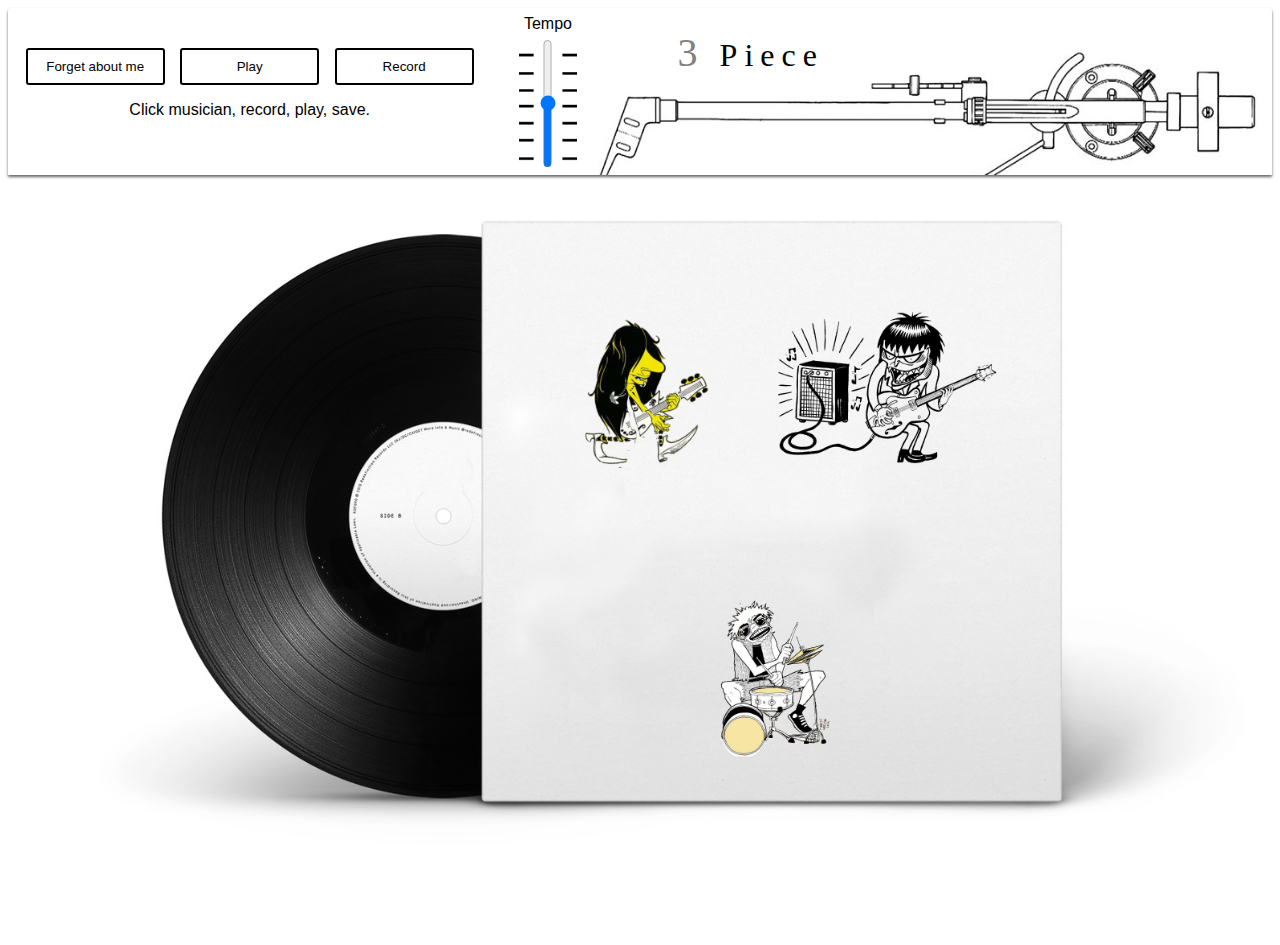
<file: index.html>
<!Doctype html>
<html>
<head>
  <meta charset="utf-8">
  <meta http-equiv="X-UA-Compatible" content="IE=edge">
  <meta name="viewport" content="width=device-width, initial-scale=1">
  <title>3 Piece</title>
  <link rel="stylesheet" type="text/css" href="styles/style.css" />
</head>
<body>
  <div class="app">

    <audio preload="auto" id="metronome-click" src="media/sounds/drums/hihat.wav"></audio>

    <div class="controls">
      <div class="left-controls">
        <button class="controls-btn" id="forget-btn">Forget about me</button>
        <button class="controls-btn" id="play-btn">Play</button>
        <button class="controls-btn" id="record-btn">Record</button>
        <p>Click musician, record, play, save.</p>
      </div> <!-- lower-controls -->

      <div class="middle-controls">
        <label for="tempo">Tempo</label>
          <div class="slider-container">
            <input type="range" min="0" max="700" value="350" orient="vertical" name="tempo" id="tempo" />
          </div> <!-- slider-container -->
      </div> <!-- middle-controls -->

      <div class="right-controls">
        <h1 class="title">3 Piece</h1>
        <img src="media/imgs/arm.png" alt="Record player arm" />
      </div> <!-- right-controls -->

      <audio preload="auto" src="media/sounds/countdown/1.wav"></audio>
      <audio preload="auto" src="media/sounds/countdown/2.wav"></audio>
      <audio preload="auto" src="media/sounds/countdown/3.wav"></audio>
      <audio preload="auto" src="media/sounds/countdown/4.wav"></audio>
    </div> <!-- controls -->

    <div class="background">
      <img class="background-image" src="media/imgs/AlbumCover.png" />
      <div class="album-front">
        <div class="instrument-container">

          <div id="guitar" class="instrument">
            <div class="keys">
              <button data-key="102">
                <span class="key-description">F#</span>
                F
              </button>
              <button data-key="103">
                <span class="key-description">A</span>
                G
              </button>
              <button data-key="104">
                <span class="key-description">B</span>
                H
              </button>
              <button data-key="106">
                <span class="key-description">C#</span>
                J
              </button>
              <button data-key="107">
                <span class="key-description">E</span>
                K
              </button>
            </div> <!-- keys -->
            <img src="media/imgs/guitar.png" alt="Guitar Player" />

            <div class="save">
              <button class="save-btn">Save</button>
              <p class="save-text">Recording has been saved.</p>
            </div> <!-- save -->

            <div class="saved-data">
              <ul class="saved-display">
              </ul>
            </div> <!-- saved-data -->

            <!-- Audio data -->
            <audio data-key="102" src="media/sounds/guitar/Fs.wav"></audio>
            <audio data-key="103" src="media/sounds/guitar/A.wav"></audio>
            <audio data-key="104" src="media/sounds/guitar/B.wav"></audio>
            <audio data-key="106" src="media/sounds/guitar/Cs.wav"></audio>
            <audio data-key="107" src="media/sounds/guitar/E.wav"></audio>
          </div> <!-- guitar -->

          <div id="bass" class="instrument">
            <div class="keys">
              <button data-key="102">
                <span class="key-description">F#</span>
                F
              </button>
              <button data-key="103">
                <span class="key-description">A</span>
                G
              </button>
              <button data-key="104">
                <span class="key-description">B</span>
                H
              </button>
              <button data-key="106">
                <span class="key-description">C#</span>
                J
              </button>
              <button data-key="107">
                <span class="key-description">E</span>
                K
              </button>
            </div> <!-- keys -->
            <img src="media/imgs/bass.png" alt="Bass Player" />

            <div class="save">
              <button class="save-btn">Save</button>
              <p class="save-text">Recording has been saved.</p>
            </div> <!-- save -->

            <div class="saved-data">
              <ul class="saved-display">
              </ul>
            </div> <!-- saved-data -->

            <!-- Audio data -->
            <audio data-key="102" src="media/sounds/bass/Fs.wav"></audio>
            <audio data-key="103" src="media/sounds/bass/A.wav"></audio>
            <audio data-key="104" src="media/sounds/bass/B.wav"></audio>
            <audio data-key="106" src="media/sounds/bass/Cs.wav"></audio>
            <audio data-key="107" src="media/sounds/bass/E.wav"></audio>
          </div> <!-- bass -->

          <div id="drums" class="instrument">
            <div class="keys">
              <button data-key="102">
                <span class="key-description">Crash</span>
                F
              </button>
              <button data-key="103">
                <span class="key-description">Tom</span>
                G
              </button>
              <button data-key="104">
                <span class="key-description">Snare</span>
                H
              </button>
              <button data-key="106">
                <span class="key-description">HiHat</span>
                J
              </button>
              <button data-key="107">
                <span class="key-description">Kick</span>
                K
              </button>
            </div> <!-- keys -->
            <img src="media/imgs/drums.png" alt="Drummer" />

            <div class="save">
              <button class="save-btn">Save</button>
              <p class="save-text">Recording has been saved.</p>
            </div> <!-- save -->

            <div class="saved-data">
              <ul class="saved-display">
              </ul>
            </div> <!-- saved-data -->

            <!-- Audio data -->
            <audio data-key="102" src="media/sounds/drums/crash.wav"></audio>
            <audio data-key="103" src="media/sounds/drums/tom.wav"></audio>
            <audio data-key="104" src="media/sounds/drums/snare.wav"></audio>
            <audio data-key="106" src="media/sounds/drums/hihat.wav"></audio>
            <audio data-key="107" src="media/sounds/drums/kick.wav"></audio>
          </div> <!-- drums -->

        </div> <!-- instrument-container -->
      </div><!-- album-front -->

    </div> <!-- background -->
  </div> <!-- app -->

  <script src="scripts/script.js"></script>
</body>
</html>
</file>
<file: styles/style.css>
body {
  font-family: "Arial Black", Gadget, sans-serif;
  background-color: white;
}

.app {
  display: flex;
  flex-direction: column;
}

.background {
  flex: 1 1 auto;
  display: block;
  position: relative;
  margin: auto;
}

.background .background-image {
  position: relative;
  top: 0;
  left: 0;
  max-width: 100%;
  max-height: 100%;
}

.album-front {
  position: absolute;
  top: 5%;
  left: 37%;
  width: 46%;
}

.album-front:after {
  display: block;
  padding-bottom: 100%;
  content: "";
}
/* ------------------- Instruments --------------------- */

.instrument-container {
  display: flex;
  flex-flow: row wrap;
  justify-content: center;
  align-content: space-around;

  position: absolute;
  height: 100%;
  width: 100%;
}

.instrument {
  display: flex;
  flex-flow: column nowrap;
  justify-content: space-between;

  width: 38%;
  max-height: 38%;
  padding: 2%;

  border-radius: 50%;
  transition: all 0.25s ease;
}

.instrument:hover {
  background-color: yellow;
  background-color: rgba(255, 255, 0, 0.32);
}

.instrument.active {
  transform: scale(1.15);
  background-color: yellow;
  background-color: rgba(255, 255, 0, 0.54);
}

.keys {
  display: flex;
  flex-direction: row;
  justify-content: space-between;

  flex: auto;
  margin-bottom: 10%;
  z-index: 1;

  opacity: 0;
  visibility: hidden;
  transition: all 0.25s ease;
}

.keys button {
  display: flex;
  flex-flow: column nowrap;
  justify-content: center;
  align-items: center;

  height: 15%;
  padding: 0 5% 0 5%;

  font-weight: bold;
}

.keys button.playing {
  transform: scale(1.25);

  box-shadow: 0px 0px 10px orange;
}

.key-description {
  font-size: 8px;
  font-weight: normal;
}

.instrument img {
  align-self: center;
  margin: 5px 0 5px 0;
  max-width: 100%;
  max-height: 100%;
  z-index: 0;
}

#guitar {
  align-self: flex-start;
}

#guitar.active img {
  content: url("../media/imgs/guitar-animated.gif");
}

#drums {
  align-self: center;
}

#drums.active img {
  content: url("../media/imgs/drums-animated.gif");
}

#bass {
  align-self: flex-end;
}

#bass.active img {
  content: url("../media/imgs/bass-animated.gif");
}

.save {
  display: flex;
  flex-flow: row nowrap;
  align-items: center;
}

.save-btn {
  flex: 1;

  z-index: 1;

  visibility: hidden;
  opacity: 0;
  transition: all 0.25s ease;
}

.save-text {
  white-space: nowrap;
  flex: 3;
  margin-left: 5%;
  margin-bottom: 10%;

  opacity: 0;
  color: #ff4000;
  font-size: 8px;
  transition: all 1s ease;
}

.saved-data {
  display: flex;
  flex-flow: column nowrap;
  align-items: flex-end;
  justify-content: center;

  visibility: hidden;
  opacity: 0;
  color: black;
}

.saved-data ul {
  list-style: none;
  font-family: "Comic Sans MS", cursive, sans-serif;
  font-size: 12px;
}

/* ---------------- Controls --------------------- */

.controls {
  display: flex;
  flex-flow: row nowrap;
  align-items: flex-end;
  justify-content: space-around;
  overflow: hidden;

  flex: 1 1 auto;
  margin-bottom: 5px;
  padding-left: 10px;

  background-color: #FFF;
  box-shadow: 0 2px 3px #666;
  border-top-right-radius: 3px;
  border-top-left-radius: 3px;
}

.left-controls {
  display: flex;
  flex-flow: row wrap;
  justify-content: space-around;

  margin: auto;
  flex: 1 1 40%;
}

.middle-controls {
  display: flex;
  flex-flow: column;
  align-content: flex-end;
  justify-content: flex-end;

  flex: 1 1 auto;
  align-self: center;
  margin-left: 3%;
}

.middle-controls label {
  padding: 5px;
  background-color: #fff;
  border-bottom: none;
}

.slider-container {
  display: flex;
  flex-flow: row;
  justify-content: center;
  align-content: center;
  overflow: hidden;

  padding-top: 1px;
  padding-bottom: 5px;
  width: 100%;

  background-color: #fff;
  background-image: url("../media/imgs/tempo.png");
  background-position: center;
  background-size: cover;
  border-top: none;
}

input[type=range][orient=vertical] {
  margin: auto;
  width: 15px;
  height: 60%

  writing-mode: bt-lr; /* IE */
  -webkit-appearance: slider-vertical; /* WebKit */
}

.right-controls {
  display: flex;
  flex-flow: row wrap;

  flex: 2 1 60%;
}

.controls-btn {
  flex: 0 1 auto;
  width: 30%;
  padding: 2% 0 2% 0;
}

.title {
  text-align: center;

  flex: 1 1 100%;
  align-self: flex-start;
  margin-bottom: -4%;
  margin-right: 50%;
  z-index: 1;

  font-family: Impact;
  font-weight: normal;
  letter-spacing: 7px;
}

.title::first-letter {
  color: gray;
  font-size: 40px;
}

.controls-btn.primed {
  background-color: #40ff00;
  font-weight: bold;
}

.controls-btn.pulse {
  transform: scale(1.1);
}

.controls-btn.active {
  transform: scale(1.25);

  background-color: #ff4000;
}

.controls img {
  object-fit: contain;
  flex: 0 1 100%;
  align-self: flex-end;
  max-width: 100%;
}

/* ---------------- Utility ------------------- */

.active {
  opacity: 1.0;
  visibility: visible;
}

button {
  padding: 1%;
  background-color: white;
  background-color: rgba(0, 0, 0, 0);
  border-radius: 3px;
  border: 2px solid black;
  font-family: "Comic Sans MS", cursive, sans-serif;
  color: black;
  transition: all 0.1s ease;
}

button:focus {
  outline: none;
}

button:hover {
  opacity: 0.84;
}

button:active {
  opacity: 0.54;
  transform: translateY(2px);
}

/* ------------------- Small Screens ---------------------- */

@media screen and (max-width: 800px) {

  .background .background-image {
    z-index: -1;

    content: url("../media/imgs/Cassette.png");
  }

  /* ---------------- Small Screen Controls ------------------ */
  .controls {
    margin-bottom: 12px;
  }

  .right-controls {
    display: flex;
    flex-flow: row wrap;
    justify-content: space-around;

    margin: auto;
    flex: 1 1 35%;
  }

  .left-controls {
    display: flex;
    justify-content: space-between;

    flex: 1 1 65%;
    margin-top: 2%;
  }

  .left-controls button {
    padding: 5px 5px 5px 5px;
  }

  .left-controls p {
    text-align: center;

    width: 100%;
  }

  .title {
    text-align: center;

    flex: 1 1 auto;
    margin: auto;

    font-family: Impact;
    font-weight: normal;
    letter-spacing: 7px;
  }

  .title::first-letter {
    color: #ff4000;
  }

  .controls img {
    display: none;
  }

  /* -------------------- Small Screen Instruments ---------------- */

  .album-front {
    display: flex;
    flex-flow: column nowrap;

    position: absolute;
    width: 68%;
    height: 91%;
    top: 4%;
    left: 7%;

    border-radius: 7px;
  }

  .instrument-container {
    display: flex;
    flex-flow: column nowrap;
    justify-content: center;
    align-content: center;

    margin-top: 0;
  }

  .instrument {
    width: 80%;
    max-height: 100%;
    margin-top: -5%;
  }

  #guitar {
    align-self: center;
  }

  .instrument button {
    background-color: white;
  }
}

/* ---------------- Utility ------------------- */

.active {
  opacity: 1.0;
  visibility: visible;
}

button {
  background-color: white;
  background-color: rgba(0, 0, 0, 0);
  border-radius: 3px;
  border: 2px solid black;
  padding: 15px;
  font-family: "Comic Sans MS", cursive, sans-serif;
  color: black;
  transition: all 0.1s ease;
}

button:focus {
  outline: none;
}

button:hover {
  opacity: 0.84;
}

button:active {
  opacity: 0.54;
  transform: translateY(2px);
}

button:disabled {
  opacity: 0.54;
}
</file>
